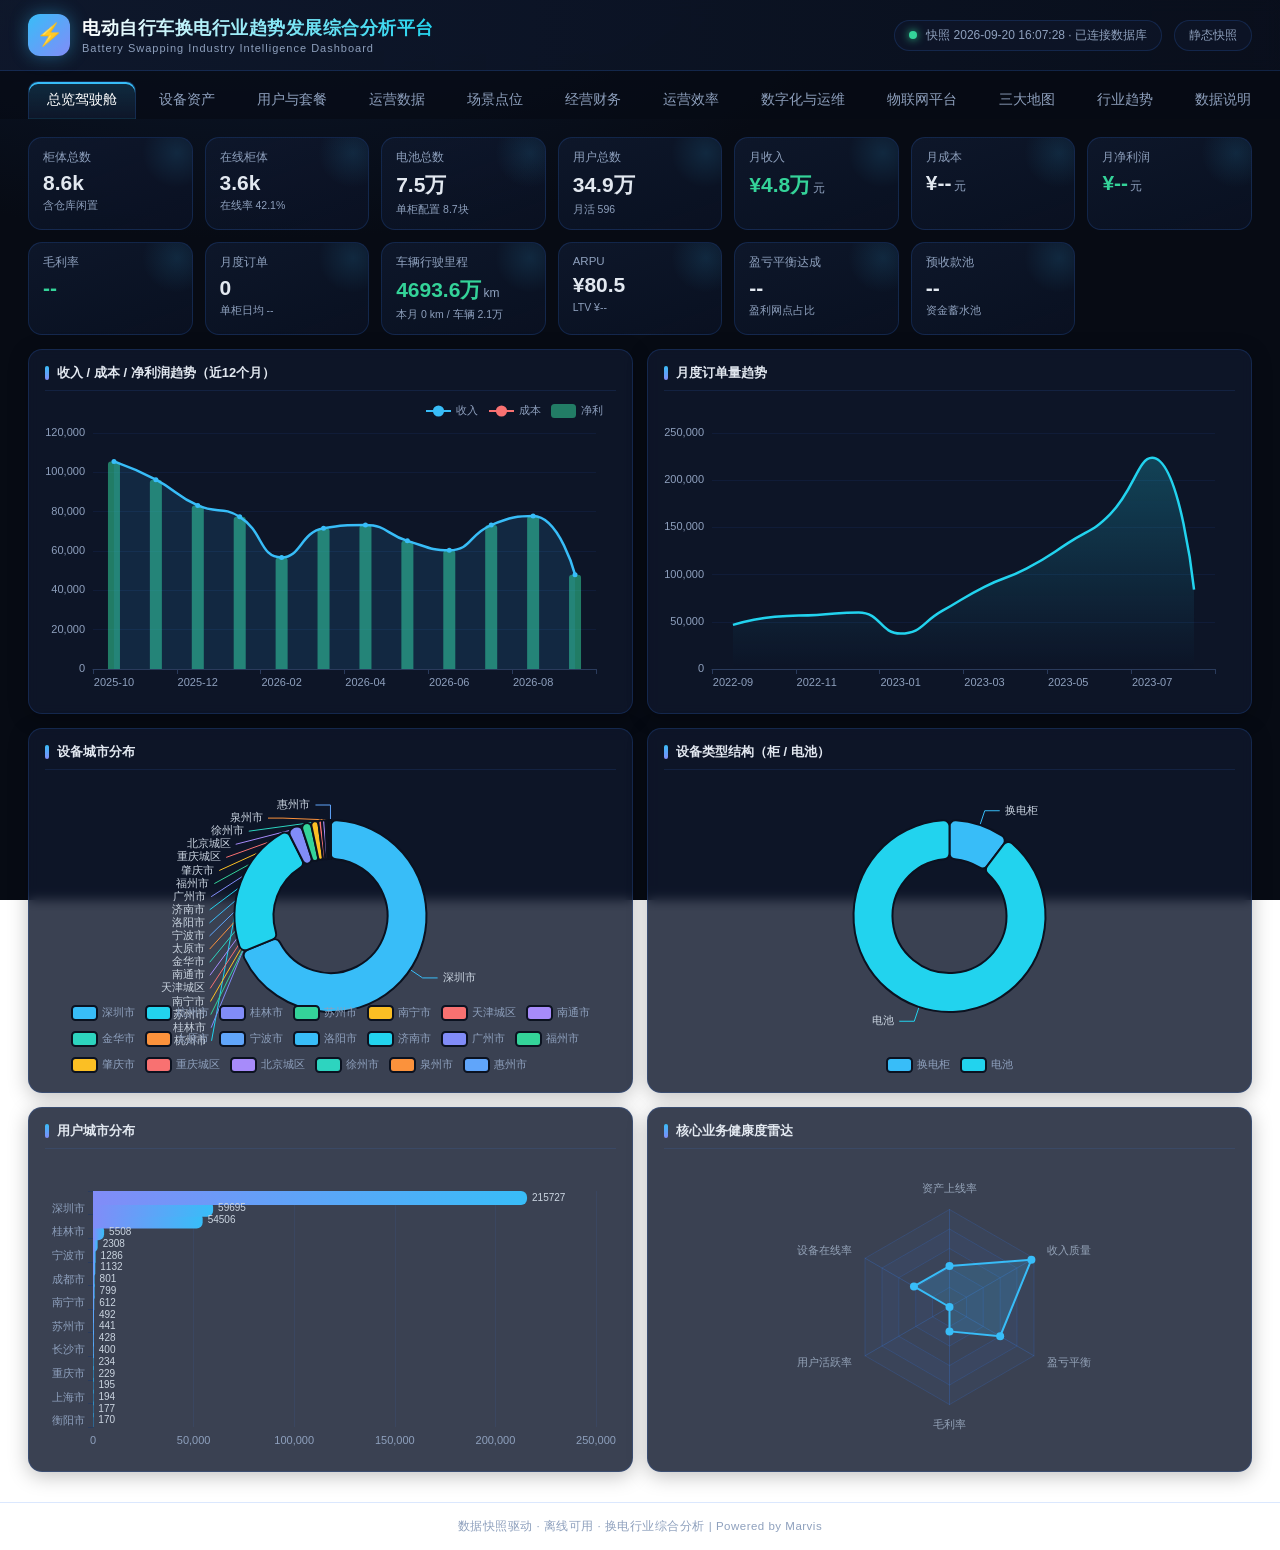
<file: docs/index.html>
<!DOCTYPE html>
<html lang="zh-CN">
<head>
<meta charset="UTF-8">
<meta name="viewport" content="width=device-width, initial-scale=1.0">
<title>电动自行车换电行业趋势发展综合分析看板</title>
<link rel="icon" type="image/svg+xml" href="static/favicon.svg">
<link rel="stylesheet" href="static/css/style.css">
</head>
<body>
<div class="app">
  <!-- 顶部 -->
  <header class="topbar">
    <div class="brand">
      <div class="brand-logo">⚡</div>
      <div>
        <div class="brand-title">电动自行车换电行业趋势发展综合分析平台</div>
        <div class="brand-sub">Battery Swapping Industry Intelligence Dashboard</div>
      </div>
    </div>
    <div class="topbar-right">
      <div class="snapshot-badge" id="snapshotBadge">
        <span class="dot" id="snapDot"></span>
        <span id="snapText">加载中...</span>
      </div>
      <div class="port-badge">静态快照</div>
    </div>
  </header>

  <!-- Tab 导航 -->
  <nav class="tabs" id="tabs">
    <button class="tab active" data-tab="overview">总览驾驶舱</button>
    <button class="tab" data-tab="assets">设备资产</button>
    <button class="tab" data-tab="users">用户与套餐</button>
    <button class="tab" data-tab="operations">运营数据</button>
    <button class="tab" data-tab="sites">场景点位</button>
    <button class="tab" data-tab="finance">经营财务</button>
    <button class="tab" data-tab="efficiency">运营效率</button>
    <button class="tab" data-tab="digital">数字化与运维</button>
    <button class="tab" data-tab="iot">物联网平台</button>
    <button class="tab" data-tab="maps">三大地图</button>
    <button class="tab" data-tab="industry">行业趋势</button>
    <button class="tab" data-tab="about">数据说明</button>
  </nav>

  <!-- 页面主体 -->
  <main class="content">

    <!-- ============ 总览驾驶舱 ============ -->
    <section class="panel active" id="panel-overview">
      <div class="kpi-grid" id="ovKpis"></div>
      <div class="grid grid-2">
        <div class="card"><div class="card-title">收入 / 成本 / 净利润趋势（近12个月）</div><div class="chart" id="ovRevenueTrend"></div></div>
        <div class="card"><div class="card-title">月度订单量趋势</div><div class="chart" id="ovOrderTrend"></div></div>
        <div class="card"><div class="card-title">设备城市分布</div><div class="chart" id="ovCityDist"></div></div>
        <div class="card"><div class="card-title">设备类型结构（柜 / 电池）</div><div class="chart" id="ovDeviceType"></div></div>
        <div class="card"><div class="card-title">用户城市分布</div><div class="chart" id="ovUserCity"></div></div>
        <div class="card"><div class="card-title">核心业务健康度雷达</div><div class="chart" id="ovHealth"></div></div>
      </div>
    </section>

    <!-- ============ 设备资产 ============ -->
    <section class="panel" id="panel-assets">
      <div class="kpi-grid" id="asKpis"></div>
      <div class="grid grid-2">
        <div class="card"><div class="card-title">柜型结构（12口/6口/4口/3口）</div><div class="chart" id="asCabinetSlot"></div></div>
        <div class="card"><div class="card-title">电池型号结构（4824 / 4814 / 钠电）</div><div class="chart" id="asBatteryType"></div></div>
        <div class="card"><div class="card-title">交付状态漏斗（采购→交付→安装→上线→运营）</div><div class="chart" id="asFunnel"></div></div>
        <div class="card"><div class="card-title">上线率 / 在线设备数趋势</div><div class="chart" id="asOnlineTrend"></div></div>
        <div class="card"><div class="card-title">采购-交付-安装-上线状态差异</div><div class="chart" id="asProcStatus"></div></div>
        <div class="card"><div class="card-title">品牌型号构成（含消防路线）</div><div class="chart" id="asBrandExt"></div></div>
        <div class="card"><div class="card-title">消防技术路线（水消防 vs 气溶胶）</div><div class="chart" id="asFire"></div></div>
        <div class="card"><div class="card-title">供应商集中度趋势</div><div class="chart" id="asSupplier"></div></div>
        <div class="card"><div class="card-title">柜型采购单价（元）</div><div class="chart" id="asCabPrice"></div></div>
        <div class="card"><div class="card-title">采购均价趋势（柜 / 电池）</div><div class="chart" id="asPrice"></div></div>
        <div class="card"><div class="card-title">融资结构</div><div class="chart" id="asFinancing"></div></div>
        <div class="card"><div class="card-title">各批次设备投放时间分布</div><div class="chart" id="asBatch"></div></div>
        <div class="card"><div class="card-title">设备使用年限结构</div><div class="chart" id="asAge"></div></div>
        <div class="card"><div class="card-title">电池健康度 SOH 分布</div><div class="chart" id="asSoh"></div></div>
        <div class="card"><div class="card-title">电池循环次数分布</div><div class="chart" id="asCycle"></div></div>
        <div class="card"><div class="card-title">设备老化速度趋势</div><div class="chart" id="asAging"></div></div>
        <div class="card"><div class="card-title">各城市单柜回本周期（月）</div><div class="chart" id="asPayback"></div></div>
        <div class="card"><div class="card-title">回本周期变化趋势</div><div class="chart" id="asPaybackTrend"></div></div>
      </div>
    </section>

    <!-- ============ 用户与套餐 ============ -->
    <section class="panel" id="panel-users">
      <div class="kpi-grid" id="usKpis"></div>
      <div class="grid grid-2">
        <div class="card"><div class="card-title">用户规模趋势</div><div class="chart" id="usUserTrend"></div></div>
        <div class="card"><div class="card-title">月度新增 / 流失用户</div><div class="chart" id="usNewChurn"></div></div>
        <div class="card"><div class="card-title">套餐用户结构（租期档位）</div><div class="chart" id="usPackage"></div></div>
        <div class="card"><div class="card-title">各套餐收入占比（%）</div><div class="chart" id="usPackageRev"></div></div>
        <div class="card"><div class="card-title">用户生命周期漏斗</div><div class="chart" id="usFunnel"></div></div>
        <div class="card"><div class="card-title">套餐月均换电 vs 设计次数</div><div class="chart" id="usIntensity"></div></div>
        <div class="card"><div class="card-title">换电频次分层（高/中/低频）</div><div class="chart" id="usFreqTier"></div></div>
        <div class="card"><div class="card-title">激活到首次换电时长分布</div><div class="chart" id="usFirst"></div></div>
      </div>
      <div class="card"><div class="card-title">套餐生命周期明细表</div><div class="table-wrap"><table class="data-table" id="usPkgTable"></table></div></div>
    </section>

    <!-- ============ 运营数据 ============ -->
    <section class="panel" id="panel-operations">
      <div class="kpi-grid" id="opKpis"></div>
      <div class="grid grid-2">
        <div class="card"><div class="card-title">月度订单量趋势</div><div class="chart" id="opOrderMonth"></div></div>
        <div class="card"><div class="card-title">近30日订单量</div><div class="chart" id="opOrderDaily"></div></div>
        <div class="card"><div class="card-title">单柜日均订单分布</div><div class="chart" id="opPerCabinet"></div></div>
        <div class="card"><div class="card-title">24小时换电时段分布（%）</div><div class="chart" id="opHourly"></div></div>
        <div class="card"><div class="card-title">平均换电周期分布（天）</div><div class="chart" id="opCycle"></div></div>
        <div class="card"><div class="card-title">故障类型占比</div><div class="chart" id="opFault"></div></div>
        <div class="card"><div class="card-title">设备在线率趋势（近6个月）</div><div class="chart" id="opOnline"></div></div>
        <div class="card"><div class="card-title">低效 / 僵尸 / 长期离线设备占比</div><div class="chart" id="opIneff"></div></div>
      </div>
    </section>

    <!-- ============ 场景点位 ============ -->
    <section class="panel" id="panel-sites">
      <div class="kpi-grid" id="stKpis"></div>
      <div class="grid grid-2">
        <div class="card"><div class="card-title">场景类型设备分布</div><div class="chart" id="stSceneDist"></div></div>
        <div class="card"><div class="card-title">各场景单柜日均订单 & 盈亏达成率</div><div class="chart" id="stSceneEff"></div></div>
        <div class="card"><div class="card-title">城市点位与设备规模</div><div class="chart" id="stCity"></div></div>
        <div class="card"><div class="card-title">点位合作期限结构</div><div class="chart" id="stTerms"></div></div>
        <div class="card"><div class="card-title">协议到期分布（季度）</div><div class="chart" id="stExpiry"></div></div>
        <div class="card"><div class="card-title">场地方分成模式占比</div><div class="chart" id="stShare"></div></div>
        <div class="card"><div class="card-title">点位分级：月收入 vs 毛利率</div><div class="chart" id="stTier"></div></div>
        <div class="card"><div class="card-title">点位合作质量指标</div><div class="chart" id="stQuality"></div></div>
      </div>
    </section>

    <!-- ============ 经营财务（收入+支出专项） ============ -->
    <section class="panel" id="panel-finance">
      <div class="kpi-grid" id="fnKpis"></div>
      <div class="grid grid-2">
        <div class="card"><div class="card-title">月度收入 / 成本 / 净利（近12个月）</div><div class="chart" id="fnPnl"></div></div>
        <div class="card"><div class="card-title">收入构成（%）</div><div class="chart" id="fnRevMix"></div></div>
        <div class="card"><div class="card-title">成本结构（%）</div><div class="chart" id="fnCost"></div></div>
        <div class="card"><div class="card-title">各城市盈亏平衡达成率（%）</div><div class="chart" id="fnBreakeven"></div></div>
        <div class="card"><div class="card-title">单柜单位经济模型</div><div class="chart" id="fnPerCabinet"></div></div>
        <div class="card"><div class="card-title">CAC / LTV 经济性</div><div class="chart" id="fnCacLtv"></div></div>
        <div class="card"><div class="card-title">套餐收入结构（%）</div><div class="chart" id="fnPkgRev"></div></div>
        <div class="card"><div class="card-title">套餐 ARPU / 换电频次</div><div class="chart" id="fnPkgArpu"></div></div>
        <div class="card"><div class="card-title">收入质量：预收款杠杆</div><div class="chart" id="fnPrepay"></div></div>
        <div class="card"><div class="card-title">退款原因分布</div><div class="chart" id="fnRefund"></div></div>
        <div class="card"><div class="card-title">CAPEX 构成（柜 / 电池 / 安装）</div><div class="chart" id="fnCapex"></div></div>
        <div class="card"><div class="card-title">电池/柜体实际寿命 vs 理论</div><div class="chart" id="fnLife"></div></div>
        <div class="card"><div class="card-title">电费成本趋势与城市分布</div><div class="chart" id="fnElec"></div></div>
        <div class="card"><div class="card-title">分成模式结构与成本趋势</div><div class="chart" id="fnShare"></div></div>
        <div class="card"><div class="card-title">获客成本趋势与渠道结构</div><div class="chart" id="fnAcq"></div></div>
        <div class="card"><div class="card-title">运维成本与平台成本趋势</div><div class="chart" id="fnOpPlat"></div></div>
        <div class="card"><div class="card-title">员工激励与门店返佣</div><div class="chart" id="fnIncen"></div></div>
        <div class="card"><div class="card-title">套餐成本与毛利率</div><div class="chart" id="fnPkgCost"></div></div>
        <div class="card"><div class="card-title">其他支出结构</div><div class="chart" id="fnOther"></div></div>
        <div class="card"><div class="card-title">定价对照（竞品基准）</div><div class="chart" id="fnPricing"></div></div>
      </div>
    </section>

    <!-- ============ 运营效率 ============ -->
    <section class="panel" id="panel-efficiency">
      <div class="kpi-grid" id="efKpis"></div>
      <div class="grid grid-2">
        <div class="card"><div class="card-title">网点扩张速度</div><div class="chart" id="efExpand"></div></div>
        <div class="card"><div class="card-title">各类型网点日均换电次数</div><div class="chart" id="efSiteExch"></div></div>
        <div class="card"><div class="card-title">网点满仓率（峰/平/谷）</div><div class="chart" id="efFull"></div></div>
        <div class="card"><div class="card-title">点位分级占比</div><div class="chart" id="efTier"></div></div>
        <div class="card"><div class="card-title">各等级点位收入与毛利率</div><div class="chart" id="efTierMetric"></div></div>
        <div class="card"><div class="card-title">电池状态分布（在柜/满电/在途/维修）</div><div class="chart" id="efBatteryStatus"></div></div>
        <div class="card"><div class="card-title">换电失败率趋势</div><div class="chart" id="efFailTrend"></div></div>
        <div class="card"><div class="card-title">用户换电频次趋势（月均/人）</div><div class="chart" id="efFreqTrend"></div></div>
        <div class="card"><div class="card-title">换电频次分层（高/中/低频）</div><div class="chart" id="efFreqTier"></div></div>
        <div class="card"><div class="card-title">换电时段分布（%）</div><div class="chart" id="efHour"></div></div>
        <div class="card"><div class="card-title">激活到首次换电时长</div><div class="chart" id="efFirst"></div></div>
        <div class="card"><div class="card-title">用户留存曲线（12个月）</div><div class="chart" id="efRetention"></div></div>
        <div class="card"><div class="card-title">换电地点偏好</div><div class="chart" id="efLocPref"></div></div>
        <div class="card"><div class="card-title">流失原因分类</div><div class="chart" id="efChurn"></div></div>
      </div>
    </section>

    <!-- ============ 数字化与运维 ============ -->
    <section class="panel" id="panel-digital">
      <div class="kpi-grid" id="dgKpis"></div>
      <div class="grid grid-2">
        <div class="card"><div class="card-title">数字化系统能力评分（%）</div><div class="chart" id="dgCap"></div></div>
        <div class="card"><div class="card-title">物联网平台关键指标</div><div class="chart" id="dgIot"></div></div>
        <div class="card"><div class="card-title">运维能力关键指标</div><div class="chart" id="dgOm"></div></div>
        <div class="card"><div class="card-title">运维模式结构（自营 / 外包）</div><div class="chart" id="dgMode"></div></div>
        <div class="card"><div class="card-title">告警到工单生成时长（分钟）</div><div class="chart" id="dgAlarm"></div></div>
        <div class="card"><div class="card-title">工单闭环流程效率</div><div class="chart" id="dgWorkflow"></div></div>
      </div>
    </section>

    <!-- ============ 物联网平台（图片指标） ============ -->
    <section class="panel" id="panel-iot">
      <div class="kpi-grid" id="ioKpis"></div>
      <div class="grid grid-2">
        <div class="card"><div class="card-title">电站省份分布（%）</div><div class="chart" id="ioProvince"></div></div>
        <div class="card"><div class="card-title">电芯状态分布</div><div class="chart" id="ioCellStatus"></div></div>
        <div class="card"><div class="card-title">电池电压分布</div><div class="chart" id="ioVoltage"></div></div>
        <div class="card"><div class="card-title">电池电量 SOC 分布</div><div class="chart" id="ioSoc"></div></div>
        <div class="card"><div class="card-title">告警数量趋势（近6个月）</div><div class="chart" id="ioAlarmTrend"></div></div>
        <div class="card"><div class="card-title">电池管理状态汇总（ADR/通讯/电压/SOC/温度）</div><div class="chart" id="ioManage"></div></div>
      </div>
      <div class="card"><div class="card-title">电池实时参数明细（物联网平台）</div><div class="table-wrap"><table class="data-table" id="ioBatTable"></table></div></div>
      <div class="card"><div class="card-title">电芯状态明细</div><div class="table-wrap"><table class="data-table" id="ioCellTable"></table></div></div>
      <div class="card"><div class="card-title">告警明细</div><div class="table-wrap"><table class="data-table" id="ioAlarmTable"></table></div></div>
    </section>

    <!-- ============ 三大地图 ============ -->
    <section class="panel" id="panel-maps">
      <div class="card"><div class="card-title">设备密集地图（换电柜 + 电池）— 点击城市查看明细</div><div class="chart chart-map" id="mpDevice"></div></div>
      <div class="card"><div class="card-title">用户车辆密集地图 — 点击城市查看明细</div><div class="chart chart-map" id="mpUser"></div></div>
      <div class="card"><div class="card-title">网点密集地图 — 点击城市查看明细</div><div class="chart chart-map" id="mpSite"></div></div>
    </section>

    <!-- ============ 行业趋势 ============ -->
    <section class="panel" id="panel-industry">
      <div class="grid grid-2">
        <div class="card"><div class="card-title">中国电动两轮车换电市场规模（亿元）</div><div class="chart" id="inMarket"></div></div>
        <div class="card"><div class="card-title">换电渗透率趋势（%）</div><div class="chart" id="inPenetration"></div></div>
        <div class="card full"><div class="card-title">行业政策里程碑</div><div class="timeline" id="inPolicy"></div></div>
        <div class="card"><div class="card-title">竞争格局：换电柜规模与份额</div><div class="chart" id="inCompetition"></div></div>
        <div class="card"><div class="card-title">电池技术路线结构</div><div class="chart" id="inTech"></div></div>
        <div class="card"><div class="card-title">行业趋势洞察</div><div class="insight-list" id="inInsights"></div></div>
      </div>
    </section>

    <!-- ============ 数据说明 ============ -->
    <section class="panel" id="panel-about">
      <div class="grid grid-2">
        <div class="card"><div class="card-title">数据快照信息</div><div class="about-block" id="abMeta"></div></div>
        <div class="card"><div class="card-title">快照归档列表</div><div class="about-block" id="abArchives"></div></div>
        <div class="card full"><div class="card-title">看板能力与离线机制</div><div class="about-block" id="abGuide"></div></div>
        <div class="card full"><div class="card-title">指标口径说明</div><div class="about-block" id="abCaliper"></div></div>
      </div>
    </section>

  </main>

  <footer class="footer">
    数据快照驱动 · 离线可用 · 换电行业综合分析 | Powered by Marvis
  </footer>
</div>

<!-- 明细下钻弹窗 -->
<div class="modal-mask" id="detailModal">
  <div class="modal-box">
    <div class="modal-head">
      <span class="modal-title" id="modalTitle">明细</span>
      <button class="modal-close" id="modalClose">✕</button>
    </div>
    <div class="modal-body">
      <div class="modal-filters" id="modalFilters"></div>
      <div class="table-wrap"><table class="data-table" id="modalTable"></table></div>
    </div>
  </div>
</div>

<script src="static/js/echarts.min.js"></script>
<script src="static/js/app.js"></script>
</body>
</html>
</file>
<file: docs/static/css/style.css>
/* 换电行业综合分析看板 - 深色科技风 */
:root {
  --bg: #070b14;
  --bg2: #0b1220;
  --card: rgba(15, 24, 44, 0.82);
  --card-border: rgba(56, 130, 246, 0.18);
  --accent: #38bdf8;
  --accent2: #22d3ee;
  --accent3: #818cf8;
  --ok: #34d399;
  --warn: #fbbf24;
  --danger: #f87171;
  --text: #e2e8f0;
  --text-dim: #8ea0bd;
  --radius: 14px;
}
* { margin: 0; padding: 0; box-sizing: border-box; }
body {
  background: radial-gradient(1200px 600px at 20% -10%, #0d1b33 0%, var(--bg) 55%) fixed;
  color: var(--text);
  font-family: "Microsoft YaHei", "PingFang SC", "Segoe UI", sans-serif;
  min-height: 100vh;
}

/* 顶部 */
.topbar {
  display: flex; align-items: center; justify-content: space-between;
  padding: 14px 28px;
  background: linear-gradient(90deg, rgba(15,24,44,.95), rgba(10,16,30,.85));
  border-bottom: 1px solid var(--card-border);
  position: sticky; top: 0; z-index: 50;
  backdrop-filter: blur(8px);
}
.brand { display: flex; align-items: center; gap: 12px; }
.brand-logo {
  width: 42px; height: 42px; border-radius: 12px;
  background: linear-gradient(135deg, var(--accent), var(--accent3));
  display: flex; align-items: center; justify-content: center;
  font-size: 22px; box-shadow: 0 0 18px rgba(56,189,248,.4);
}
.brand-title { font-size: 18px; font-weight: 700; letter-spacing: .5px;
  background: linear-gradient(90deg, #fff, var(--accent2)); -webkit-background-clip: text; background-clip: text; color: transparent; }
.brand-sub { font-size: 11px; color: var(--text-dim); letter-spacing: 1px; margin-top: 2px; }
.topbar-right { display: flex; align-items: center; gap: 12px; }
.snapshot-badge, .port-badge {
  font-size: 12px; padding: 6px 14px; border-radius: 999px;
  border: 1px solid var(--card-border); background: rgba(15,24,44,.6); color: var(--text-dim);
}
.snapshot-badge .dot { display: inline-block; width: 8px; height: 8px; border-radius: 50%; margin-right: 6px; }
.dot.live { background: var(--ok); box-shadow: 0 0 8px var(--ok); }
.dot.offline { background: var(--warn); box-shadow: 0 0 8px var(--warn); }

/* Tab */
.tabs {
  display: flex; gap: 4px; padding: 10px 28px 0;
  overflow-x: auto; background: rgba(7,11,20,.7);
}
.tab {
  flex-shrink: 0; padding: 9px 18px; border: 1px solid transparent;
  background: transparent; color: var(--text-dim); font-size: 13.5px;
  border-radius: 10px 10px 0 0; cursor: pointer; transition: .2s;
  font-family: inherit;
}
.tab:hover { color: var(--text); background: rgba(56,130,246,.08); }
.tab.active {
  color: #fff; background: linear-gradient(180deg, rgba(56,189,248,.18), rgba(15,24,44,.9));
  border-color: var(--card-border); border-bottom-color: transparent;
  box-shadow: inset 0 2px 0 var(--accent);
}

/* 内容区 */
.content { padding: 18px 28px 30px; }
.panel { display: none; animation: fade .25s ease; }
.panel.active { display: block; }
@keyframes fade { from { opacity: 0; transform: translateY(6px);} to { opacity: 1; transform: none;} }

/* 网格 */
.grid { display: grid; gap: 14px; margin-top: 14px; }
.grid-2 { grid-template-columns: repeat(2, 1fr); }
.grid-3 { grid-template-columns: repeat(3, 1fr); }
.grid-4 { grid-template-columns: repeat(4, 1fr); }
.card {
  background: var(--card); border: 1px solid var(--card-border);
  border-radius: var(--radius); padding: 14px 16px;
  box-shadow: 0 4px 20px rgba(0,0,0,.25);
  backdrop-filter: blur(6px);
}
.card.full { grid-column: 1 / -1; }
.card-title {
  font-size: 13px; font-weight: 600; color: var(--text);
  padding-bottom: 8px; margin-bottom: 8px;
  border-bottom: 1px solid rgba(56,130,246,.12);
  display: flex; align-items: center; gap: 8px;
}
.card-title::before { content: ""; width: 4px; height: 14px; border-radius: 2px; background: linear-gradient(180deg, var(--accent), var(--accent3)); }
.chart { width: 100%; height: 300px; }
.chart.tall { height: 360px; }

/* KPI 卡 */
.kpi-grid {
  display: grid; grid-template-columns: repeat(auto-fill, minmax(150px, 1fr)); gap: 12px;
}
.kpi {
  background: linear-gradient(160deg, rgba(15,24,44,.9), rgba(10,18,36,.85));
  border: 1px solid var(--card-border); border-radius: var(--radius);
  padding: 12px 14px; position: relative; overflow: hidden;
}
.kpi::after {
  content: ""; position: absolute; right: -20px; top: -20px; width: 70px; height: 70px;
  background: radial-gradient(circle, rgba(56,189,248,.12), transparent 70%);
}
.kpi-label { font-size: 11.5px; color: var(--text-dim); margin-bottom: 6px; }
.kpi-value { font-size: 21px; font-weight: 700; font-family: "DIN Alternate", "Segoe UI", sans-serif; }
.kpi-value small { font-size: 12px; color: var(--text-dim); font-weight: 400; margin-left: 2px; }
.kpi .kpi-hint { font-size: 10.5px; color: var(--text-dim); margin-top: 4px; }
.kpi.up .kpi-value { color: var(--ok); }
.kpi.warn .kpi-value { color: var(--warn); }
.kpi.danger .kpi-value { color: var(--danger); }
.kpi.accent .kpi-value { color: var(--accent); }

/* 表格 */
.table-wrap { overflow-x: auto; }
.data-table { width: 100%; border-collapse: collapse; font-size: 12.5px; }
.data-table th {
  background: rgba(56,130,246,.12); color: var(--accent2); text-align: left;
  padding: 9px 12px; font-weight: 600; white-space: nowrap;
}
.data-table td { padding: 8px 12px; border-bottom: 1px solid rgba(56,130,246,.08); }
.data-table tr:hover td { background: rgba(56,130,246,.05); }

/* 时间线 */
.timeline { position: relative; padding-left: 24px; }
.timeline::before {
  content: ""; position: absolute; left: 8px; top: 4px; bottom: 4px; width: 2px;
  background: linear-gradient(180deg, var(--accent), var(--accent3), transparent);
}
.tl-item { position: relative; padding: 8px 0 8px 12px; }
.tl-item::before {
  content: ""; position: absolute; left: -22px; top: 14px; width: 10px; height: 10px;
  border-radius: 50%; background: var(--bg); border: 2px solid var(--accent);
  box-shadow: 0 0 10px rgba(56,189,248,.6);
}
.tl-time { font-size: 12px; color: var(--accent2); font-weight: 600; }
.tl-event { font-size: 13px; color: var(--text); margin-top: 3px; line-height: 1.55; }

/* 洞察列表 */
.insight-list { display: flex; flex-direction: column; gap: 12px; }
.insight {
  background: rgba(56,130,246,.07); border-left: 3px solid var(--accent);
  padding: 10px 14px; border-radius: 8px; font-size: 13px; line-height: 1.6; color: var(--text);
}

/* 关于 */
.about-block { font-size: 13px; line-height: 1.9; color: var(--text); }
.about-block b { color: var(--accent2); }
.about-block .kv { display: flex; gap: 10px; padding: 6px 0; border-bottom: 1px dashed rgba(56,130,246,.12); }
.about-block .kv .k { width: 130px; color: var(--text-dim); flex-shrink: 0; }
.mono { font-family: Consolas, monospace; font-size: 12px; color: var(--accent); }
.arch-item { display: flex; gap: 14px; padding: 7px 0; border-bottom: 1px dashed rgba(56,130,246,.12); font-size: 12.5px; }

/* footer */
.footer {
  text-align: center; color: var(--text-dim); font-size: 11.5px;
  padding: 16px; border-top: 1px solid var(--card-border); letter-spacing: .5px;
}

/* 空态 */
.empty-tip { display: flex; align-items: center; justify-content: center; height: 100%; color: var(--text-dim); font-size: 13px; }

@media (max-width: 1100px) {
  .grid-2 { grid-template-columns: 1fr; }
  .brand-title { font-size: 15px; }
}

/* 明细下钻弹窗 */
.modal-mask {
  display: none; position: fixed; inset: 0; z-index: 1000;
  background: rgba(4, 8, 18, .72); backdrop-filter: blur(3px);
  align-items: center; justify-content: center; padding: 20px;
}
.modal-mask.show { display: flex; }
.modal-box {
  width: min(1100px, 96vw); max-height: 86vh;
  background: linear-gradient(180deg, #0d1628 0%, #0a1120 100%);
  border: 1px solid rgba(56, 130, 246, .28); border-radius: 14px;
  display: flex; flex-direction: column; overflow: hidden;
  box-shadow: 0 20px 60px rgba(0, 0, 0, .6);
}
.modal-head {
  display: flex; align-items: center; justify-content: space-between;
  padding: 14px 18px; border-bottom: 1px solid rgba(56, 130, 246, .16);
}
.modal-title { font-size: 15px; font-weight: 700; color: var(--accent2); letter-spacing: .5px; }
.modal-close {
  background: none; border: none; color: var(--text-dim); font-size: 16px;
  cursor: pointer; padding: 4px 8px; border-radius: 6px;
}
.modal-close:hover { color: var(--text); background: rgba(56, 130, 246, .12); }
.modal-body { padding: 14px 18px 18px; overflow: auto; }

/* 明细筛选 */
.modal-filters {
  display: flex; flex-wrap: wrap; gap: 10px; align-items: center;
  padding: 10px 12px; margin-bottom: 12px;
  background: rgba(56, 130, 246, .07); border: 1px solid rgba(56, 130, 246, .14);
  border-radius: 10px;
}
.mf-item { display: flex; align-items: center; gap: 6px; }
.mf-label { font-size: 12px; color: var(--text-dim); white-space: nowrap; }
.mf-input {
  background: rgba(10, 18, 34, .9); border: 1px solid rgba(56, 130, 246, .3);
  color: var(--text); border-radius: 7px; padding: 6px 10px; font-size: 12.5px;
  min-width: 120px; outline: none;
}
.mf-input:focus { border-color: var(--accent); box-shadow: 0 0 0 2px rgba(56, 189, 248, .15); }
select.mf-input { cursor: pointer; }
.mf-reset {
  background: rgba(248, 113, 113, .12); border: 1px solid rgba(248, 113, 113, .35);
  color: var(--danger); border-radius: 7px; padding: 6px 14px; font-size: 12.5px; cursor: pointer;
}
.mf-reset:hover { background: rgba(248, 113, 113, .2); }
.mf-count { font-size: 12px; color: var(--text-dim); margin-left: auto; white-space: nowrap; }
</file>
